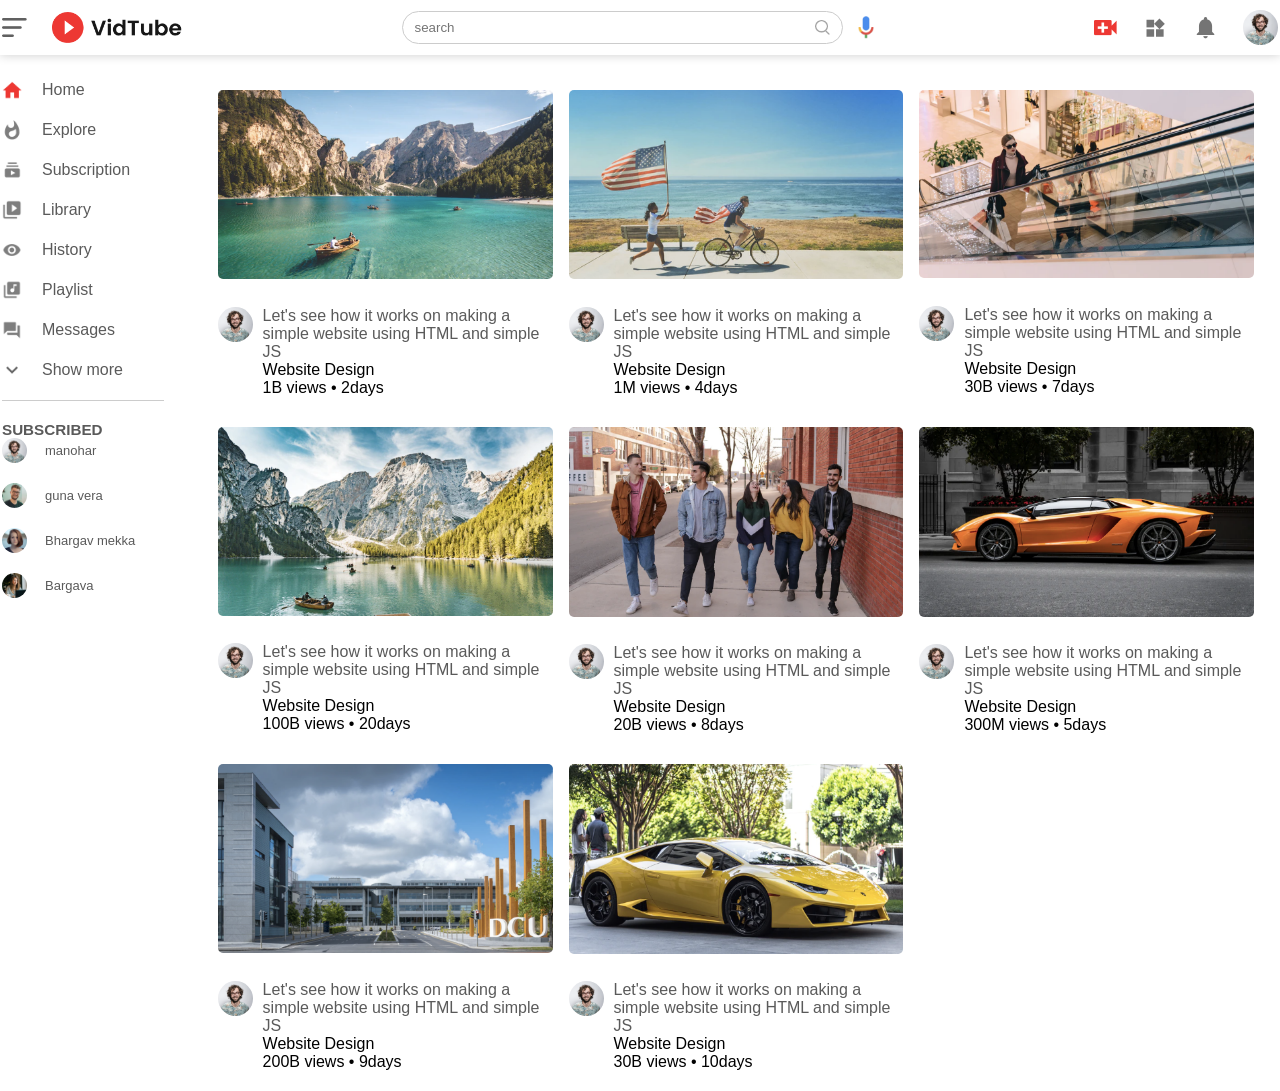
<file: index.html>
<!DOCTYPE html>
<html lang="en">
<head>
    <meta charset="UTF-8">
    <meta name="viewport" content="width=device-width, initial-scale=1.0">
    <title>YOUTUBE CLONE</title>
    <link rel="stylesheet" href="style.css"> 
</head>
<body>

    <nav class="flex-div">
        <div class="nav-left flex-div">
            <img src="images/menu.png" class="menu-icon">
            <img src="images/logo.png" class="logo">
        </div>
        <div class="nav-middle flex-div">
            <div class="search-box flex-div">
                <input type="text" placeholder="search">
                <img src="images/search.png">
            </div>
            <img src="images/voice-search.png" class="mic-icon">
        </div>
        <div class="nav-right flex-div">
            <img src="images/upload.png">
            <img src="images/more.png">
            <img src="images/notification.png">
            <img src="images/Jack.png" class="user-icon">
        </div>
    </nav>

    <!-- Sidebar Section -->
    <div class="sidebar">
        <div class="shortcut-links">
            <a href=""><img src="images/home.png"><p>Home</p></a>
            <a href=""><img src="images/explore.png"><p>Explore</p></a>
            <a href=""><img src="images/subscriprion.png"><p>Subscription</p></a>
            <a href=""><img src="images/library.png"><p>Library</p></a>
            <a href=""><img src="images/history.png"><p>History</p></a>
            <a href=""><img src="images/playlist.png"><p>Playlist</p></a>
            <a href=""><img src="images/messages.png"><p>Messages</p></a>
            <a href=""><img src="images/show-more.png"><p>Show more</p></a>
            <hr>
        </div>
        <div class="subscribed-list">
            <h3>SUBSCRIBED</h3>
            <a href=""><img src="images/Jack.png"><p>manohar</p></a>
            <a href=""><img src="images/simon.png"><p>guna vera</p></a>
            <a href=""><img src="images/megan.png"><p>Bhargav mekka</p></a>
            <a href=""><img src="images/cameron.png"><p>Bargava </p></a>
        </div>
    </div>

    <!-- Main Content Section -->
    <div class="container">
        <div class="banner">
             
        </div>

        <div class="list-container">
            <div class="vid-list">
                <a href="playvideo.html"> <img src="images/thumbnail1.png" class="thumbnail"></a>
                <div class="flex-div">
                    <img src="images/Jack.png" alt="manohar">
                    <div class="vid-info">
                        <a href="playvideo.html">Let's see how it works on making a simple website using HTML and simple JS</a>
                        <p>Website Design</p>
                        <p>1B views &bull; 2days</p>
                    </div>
                </div>
            </div>

            <div class="vid-list">
              <a href=""> <img src="images/thumbnail2.png" class="thumbnail"></a>
                <div class="flex-div">
                    <img src="images/Jack.png" alt="Jack Nicholson">
                    <div class="vid-info">
                        <a href="#">Let's see how it works on making a simple website using HTML and simple JS</a>
                        <p>Website Design</p>
                        <p>1M views &bull; 4days</p>
                    </div>
                </div>
            </div>

            <!-- Repeat the vid-list blocks for more video entries -->

            <div class="vid-list">
              <a href=""> <img src="images/thumbnail3.png" class="thumbnail"></a>
                <div class="flex-div">
                    <img src="images/Jack.png" alt="Jack Nicholson">
                    <div class="vid-info">
                        <a href="#">Let's see how it works on making a simple website using HTML and simple JS</a>
                        <p>Website Design</p>
                        <p>30B views &bull; 7days</p>
                    </div>
                </div>
            </div>
            <div class="vid-list">
                <a href=""> <img src="images/thumbnail4.png" class="thumbnail"></a>
                <div class="flex-div">
                    <img src="images/Jack.png" alt="Jack Nicholson">
                    <div class="vid-info">
                        <a href="#">Let's see how it works on making a simple website using HTML and simple JS</a>
                        <p>Website Design</p>
                        <p>100B views &bull; 20days</p>
                    </div>
                </div>
            </div> <div class="vid-list">
               <a href=""><img src="images/thumbnail5.png" class="thumbnail"></a>
                <div class="flex-div">
                    <img src="images/Jack.png" alt="Jack Nicholson">
                    <div class="vid-info">
                        <a href="#">Let's see how it works on making a simple website using HTML and simple JS</a>
                        <p>Website Design</p>
                        <p>20B views &bull; 8days</p>
                    </div>
                </div>
            </div>
            <div class="vid-list">
                <a href=""><img src="images/thumbnail6.png" class="thumbnail"></a>
                <div class="flex-div">
                    <img src="images/Jack.png" alt="Jack Nicholson">
                    <div class="vid-info">
                        <a href="#">Let's see how it works on making a simple website using HTML and simple JS</a>
                        <p>Website Design</p>
                        <p>300M views &bull; 5days</p>
                    </div>
                </div>
            </div>
            <div class="vid-list">
              <a href=""> <img src="images/thumbnail7.png" class="thumbnail"></a>
                
                <div class="flex-div">
                    <img src="images/Jack.png" alt="Jack Nicholson">
                    <div class="vid-info">
                        <a href="#">Let's see how it works on making a simple website using HTML and simple JS</a>
                        <p>Website Design</p>
                        <p>200B views &bull; 9days</p>
                    </div>
                </div>
            </div>
            <div class="vid-list">
                <a href=""><img src="images/thumbnail8.png" class="thumbnail"></a>
                <div class="flex-div">
                    <img src="images/Jack.png" alt="Jack Nicholson">
                    <div class="vid-info">
                        <a href="#">Let's see how it works on making a simple website using HTML and simple JS</a>
                        <p>Website Design</p>
                        <p>30B views &bull; 10days</p>
                    </div>
                </div>
            </div>
          
        </div>
    </div>

    <script src="script.js"></script> <!-- External JavaScript -->

</body>
</html>
</file>
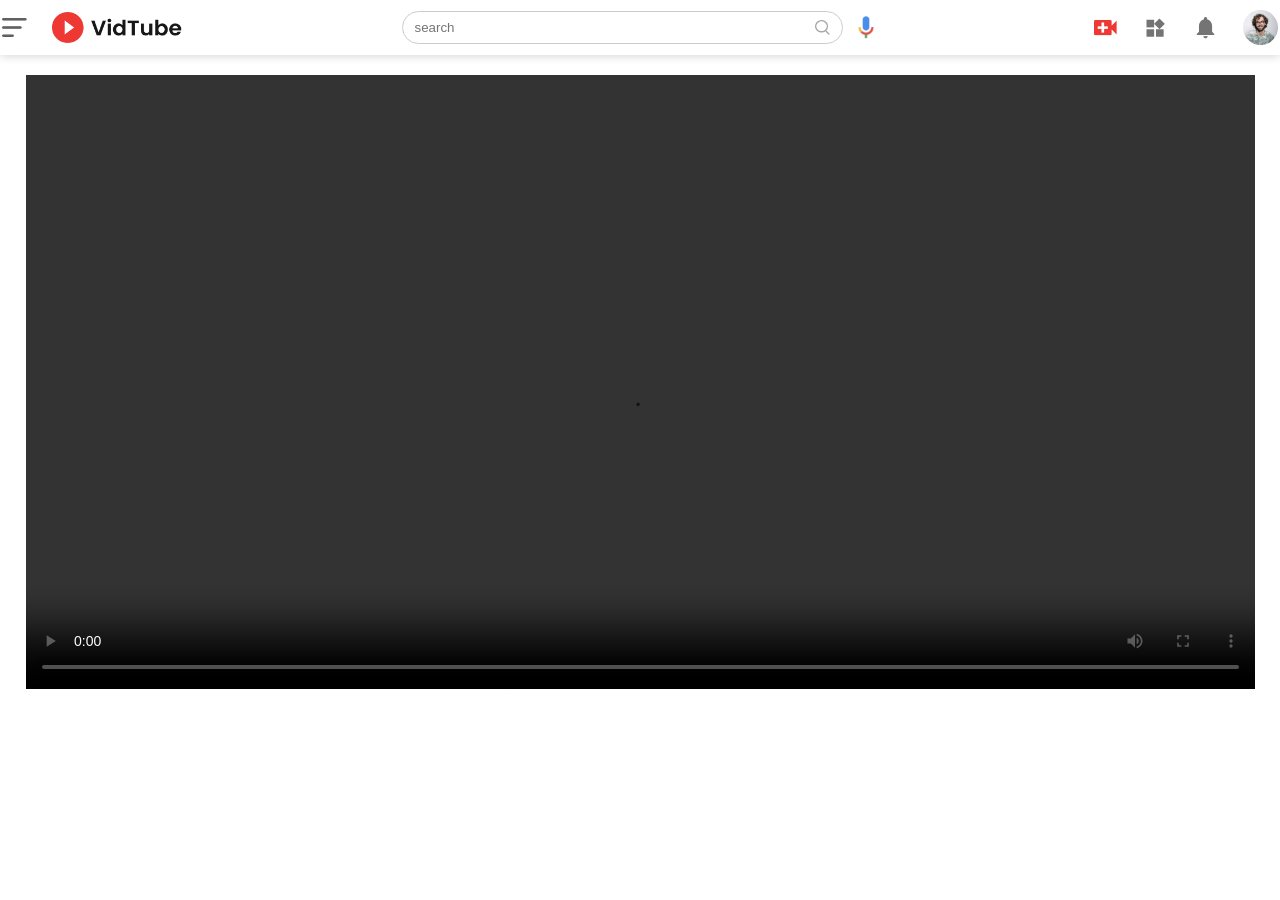
<file: playvideo.html>
<!DOCTYPE html>
<html lang="en">
<head>
    <meta charset="UTF-8">
    <meta name="viewport" content="width=device-width, initial-scale=1.0">
    <title>playvideo</title>
    <link rel="stylesheet" href="style.css">
</head>
<body>
    <nav class="flex-div">
        <div class="nav-left flex-div">
            <img src="images/menu.png" class="menu-icon">
            <img src="images/logo.png" class="logo">
        </div>
        <div class="nav-middle flex-div">
            <div class="search-box flex-div">
                <input type="text" placeholder="search">
                <img src="images/search.png">
            </div>
            <img src="images/voice-search.png" class="mic-icon">
        </div>
        <div class="nav-right flex-div">
            <img src="images/upload.png">
            <img src="images/more.png">
            <img src="images/notification.png">
            <img src="images/Jack.png" class="user-icon">
        </div>
    </nav>


    <div class="container  play-container">
            <div class="row"></div>
                <div class="play-video">
                    <video controls autoplay>
                        <source src="images/video.mp4"type="video/mp4">
                        </video>
                </div>
                <div class="right-sidebar">

                </div>
    </div>
</div>




</body>
</html>
</file>
<file: style.css>
*{
    margin: 0;
    padding: 0;
    font-family: 'popp  ins',sans-serif;
    box-sizing: border-box;
}
a{
    text-decoration: none;
    color: #5a5a5a;
}
img{
    cursor: pointer;
}
.flex-div{
    display: flex;
    align-items: center;
}
nav{
    padding: 10px 2px;
    justify-content: space-between;
    box-shadow:  0 0 10px rgba(0, 0, 0 ,0.2);
    background: #fff;
    position: sticky;
    top: 0;
    z-index: 10;
}
.nav-right img{

    width: 25px;
    margin-right: 25px;

}
.nav-right .user-icon{
    width: 35px;
    border-radius: 50%;
    margin-right: 0;

}.nav-left .menu-icon{
    width: 25px;
    margin-right: 25px;


}
.nav-left .logo{
    width: 130px;

}
.nav-middle .mic-icon{
    width: 16px;

}
.nav-middle .search-box{
    border: 1px solid #ccc;
    margin-right: 15px ;
    padding: 8px 12px;
    border-radius: 25px;
}
.nav-middle .search-box input{
    width: 400px;
    border: 0;
    outline: 0;
    background: transparent;

}
.nav-middle .search-box img{
    width: 15px;


}
/* ..........sidebar....... */

.sidebar{
    background: #fff;
    width: 15%;
    height: 100vh;
    position: fixed;
    top: 0;
    padding-left: 2px;
    padding-top: 80px;
}
.shortcut-links a img{
    width: 20px;
    margin-right: 20px;
}
.shortcut-links a{
    display: flex;
    align-items: center;
    margin-bottom: 20px;
    width: fit-content;
    flex-wrap: wrap;

}
.shortcut-links a :first-child{
    color: #ededed;
}
.sidebar hr{
    border: 0;
    height: 1px;
    background:#ccc;
    width: 85%;
}
.subscribed-list{
    font-size: 13px;
    margin: 20px 0;
    color: #5a5a5a;

}
.subscribed-list a{
    display: flex;
    align-items: center;
    margin-bottom: 20px;
    width: fit-content;
    flex-wrap: wrap;

}
.subscribed-list  a img{

    width: 25px;
    border-radius: 50%;
    margin-right: 18px;
}
.small-sidebar{
 width: 5%;

}
.small-sidebar a p{
    display: none;

}
.small-sidebar h3{
    display: none;
}
.small-sidebar hr{
    width: 50%;
    margin-bottom: 25px;
}

/* ------main------ */



.container{

    background: #fff;
    padding-left: 17%;
    padding-right: 2%;
    padding-bottom: 20px;
    padding-top: 20px;

}
.large-container{
    padding-left: 7%;

}


.banner{
    width: 100%;
}
.banner  img{
    width: 100%;
    border-radius: 8px;
}
.list-container{
    display: grid;
    grid-template-columns: repeat(auto-fit,minmax(250px ,1fr));
    grid-column-gap: 16px;
    grid-row-gap: 30px;
    margin-top: 15px;

}
.vid-list  .thumbnail{
    width:100%;
    border-radius: 5px;

}

.vid-list .flex-div{

    align-items: flex-start;
    margin-top: 7%;
}
.vid-list .flex-div img{

    width: 35px;
    margin-right: 10px;
    border-radius: 50%;
}

@media(max-width:900px){
    .menu-icon{
        display: none;
    }
    .sidebar{
        display: none;
    }
    .container,.large-container{
        padding-left: 5%;
        padding-right: 5%;

    }
    .nav-right img{
        display: none;
    }
    .nav-right .user-icon{
        display: block;
        width: 30px;
    }
    .nav-middle .search-box .input{
        width: 100px;

    }
    .nav-middle .mic-icon{

        display: none;
    }
    .logo{
        width:90px;
    }
}


/* -----------paly video page------------ */




            .play-container{
                padding-left: 2%;

            }
            .row{
                justify-content: space-between;
                flex-wrap: wrap;

            }
            .play-video{
                flex-basis: 69%;
            }
            .right-sidebar{
                flex-basis: 30%;
            }
            .play-video video{
                width: 100%;
            }
</file>
